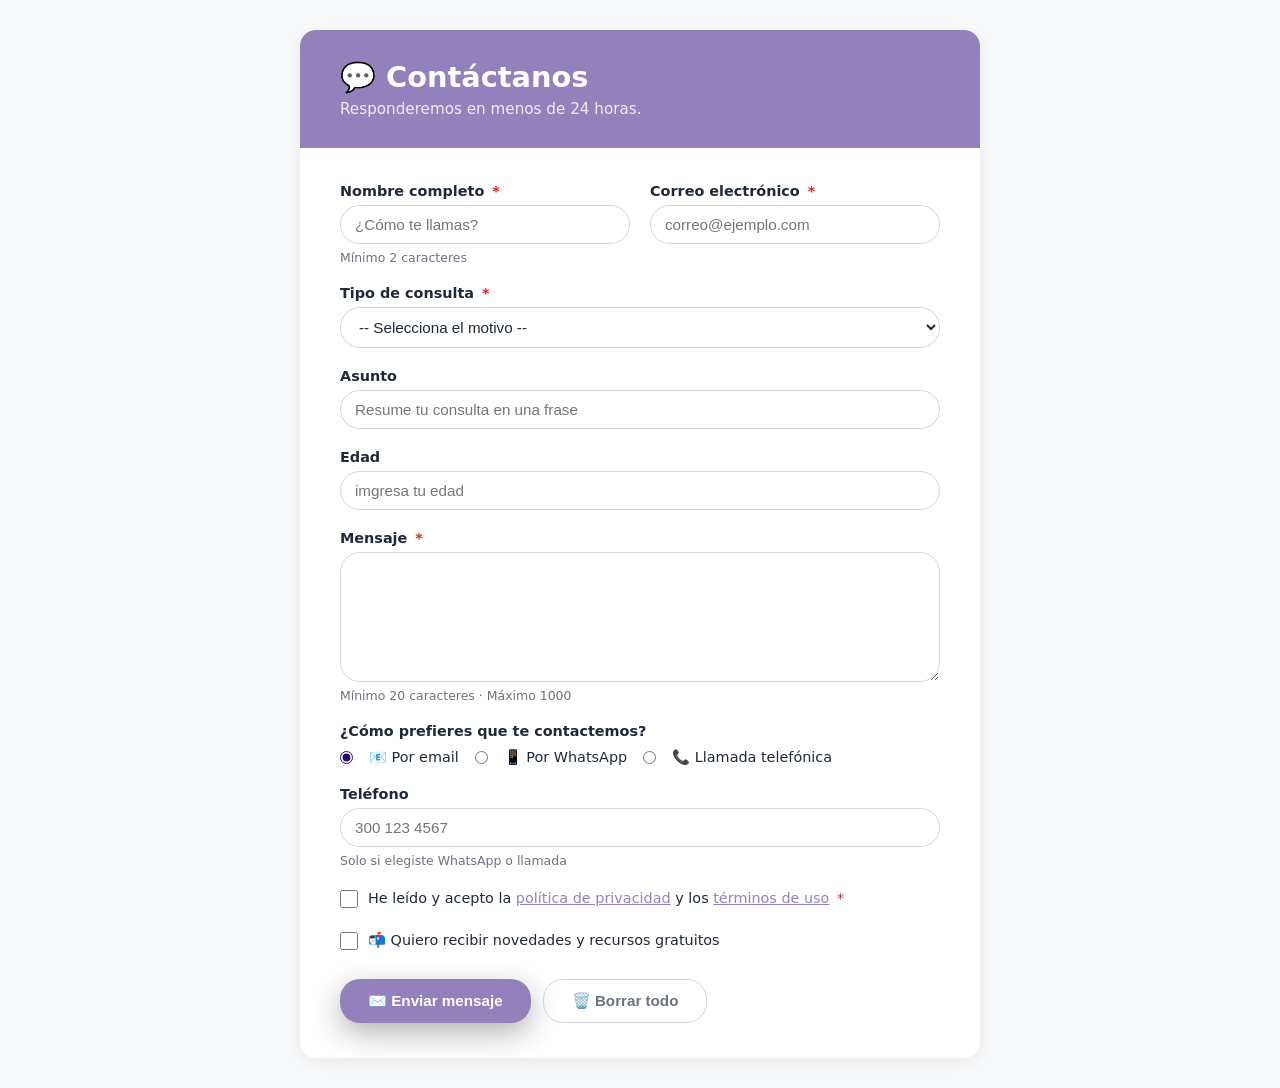
<file: forms_y_estilos/index.html>
<!DOCTYPE html>
<html lang="es">
<head>
  <meta charset="UTF-8">
  <meta name="viewport" content="width=device-width, initial-scale=1.0">
  <title>Contáctanos</title>
  <link rel="stylesheet" href="styles.css">
</head>
<body>

  <main class="contenedor">

    <header class="encabezado">
      <h1>💬 Contáctanos</h1>
      <p>Responderemos en menos de 24 horas.</p>
    </header>

    <form class="formulario-contacto" action="#" method="post" novalidate>

      <!-- Nombre y Email en una fila -->
      <div class="fila-doble">

        <div class="campo">
          <label for="contacto-nombre">
            Nombre completo <span class="obligatorio">*</span>
          </label>
          <input 
            type="text" 
            id="contacto-nombre" 
            name="nombre"
            placeholder="¿Cómo te llamas?"
            required
            autocomplete="name"
            minlength="2"
            maxlength="60">
          <span class="ayuda">Mínimo 2 caracteres</span>
        </div>

        <div class="campo">
          <label for="contacto-email">
            Correo electrónico <span class="obligatorio">*</span>
          </label>
          <input 
            type="email" 
            id="contacto-email" 
            name="email"
            placeholder="correo@ejemplo.com"
            required
            autocomplete="email">
        </div>

      </div>

      <!-- Tipo de consulta -->
      <div class="campo">
        <label for="tipo-consulta">
          Tipo de consulta <span class="obligatorio">*</span>
        </label>
        <select id="tipo-consulta" name="tipo_consulta" required>
          <option value="">-- Selecciona el motivo --</option>
          <optgroup label="Soporte">
            <option value="tecnico">Problema técnico</option>
            <option value="cuenta">Mi cuenta</option>
          </optgroup>
          <optgroup label="Información">
            <option value="precios">Precios y planes</option>
            <option value="servicios">Servicios disponibles</option>
          </optgroup>
          <optgroup label="Otros">
            <option value="sugerencia">Sugerencia o idea</option>
            <option value="otro">Otro motivo</option>
          </optgroup>
        </select>
      </div>

      <!-- Asunto -->
      <div class="campo">
        <label for="asunto">Asunto</label>
        <input 
          type="text" 
          id="asunto" 
          name="asunto"
          placeholder="Resume tu consulta en una frase"
          maxlength="100">
      </div>
      
      <!-- Edad -->
       <div class="campo">
        <label for="edad">Edad</label>
        <input
        type="number"
        id="edad"
        name="edad"
        main="15"
        max="99"
        placeholder="imgresa tu edad"
        required>
       </div>



      <!-- Mensaje -->
      <div class="campo">
        <label for="mensaje">
          Mensaje <span class="obligatorio">*</span>
        </label>
        <textarea 
          id="mensaje" 
          name="mensaje"
          rows="6"
          placeholder="Describe con detalle tu consulta..."
          required
          minlength="20"
          maxlength="1000">
        </textarea>
        <span class="ayuda">Mínimo 20 caracteres · Máximo 1000</span>
      </div>

      <!-- Cómo prefiere ser contactado -->
      <div class="campo">
        <p class="label-grupo">¿Cómo prefieres que te contactemos?</p>

        <div class="opciones-radio">
          <input type="radio" id="via-email" name="via_contacto" value="email" checked>
          <label for="via-email">📧 Por email</label>

          <input type="radio" id="via-whatsapp" name="via_contacto" value="whatsapp">
          <label for="via-whatsapp">📱 Por WhatsApp</label>

          <input type="radio" id="via-llamada" name="via_contacto" value="llamada">
          <label for="via-llamada">📞 Llamada telefónica</label>
        </div>
      </div>

      <!-- Teléfono condicional -->
      <div class="campo" id="campo-telefono">
        <label for="telefono">Teléfono</label>
        <input 
          type="tel" 
          id="telefono" 
          name="telefono"
          placeholder="300 123 4567"
          pattern="[0-9\s\-\+]{7,15}">
        <span class="ayuda">Solo si elegiste WhatsApp o llamada</span>
      </div>

      <!-- Términos y condiciones -->
      <div class="campo campo-check">
        <input type="checkbox" id="terminos" name="terminos" value="acepto" required>
        <label for="terminos">
          He leído y acepto la 
          <a href="#" target="_blank">política de privacidad</a> 
          y los 
          <a href="#" target="_blank">términos de uso</a>
          <span class="obligatorio">*</span>
        </label>
      </div>

      <!-- Suscripción opcional -->
      <div class="campo campo-check">
        <input type="checkbox" id="newsletter" name="newsletter" value="si">
        <label for="newsletter">
          📬 Quiero recibir novedades y recursos gratuitos
        </label>
      </div>

      <!-- Botones de acción -->
      <div class="acciones">
        <button type="submit" class="btn-primario">
          ✉️ Enviar mensaje
        </button>
        <button type="reset" class="btn-secundario">
          🗑️ Borrar todo
        </button>
      </div>

    </form>

  </main>

</body>
</html>
</file>
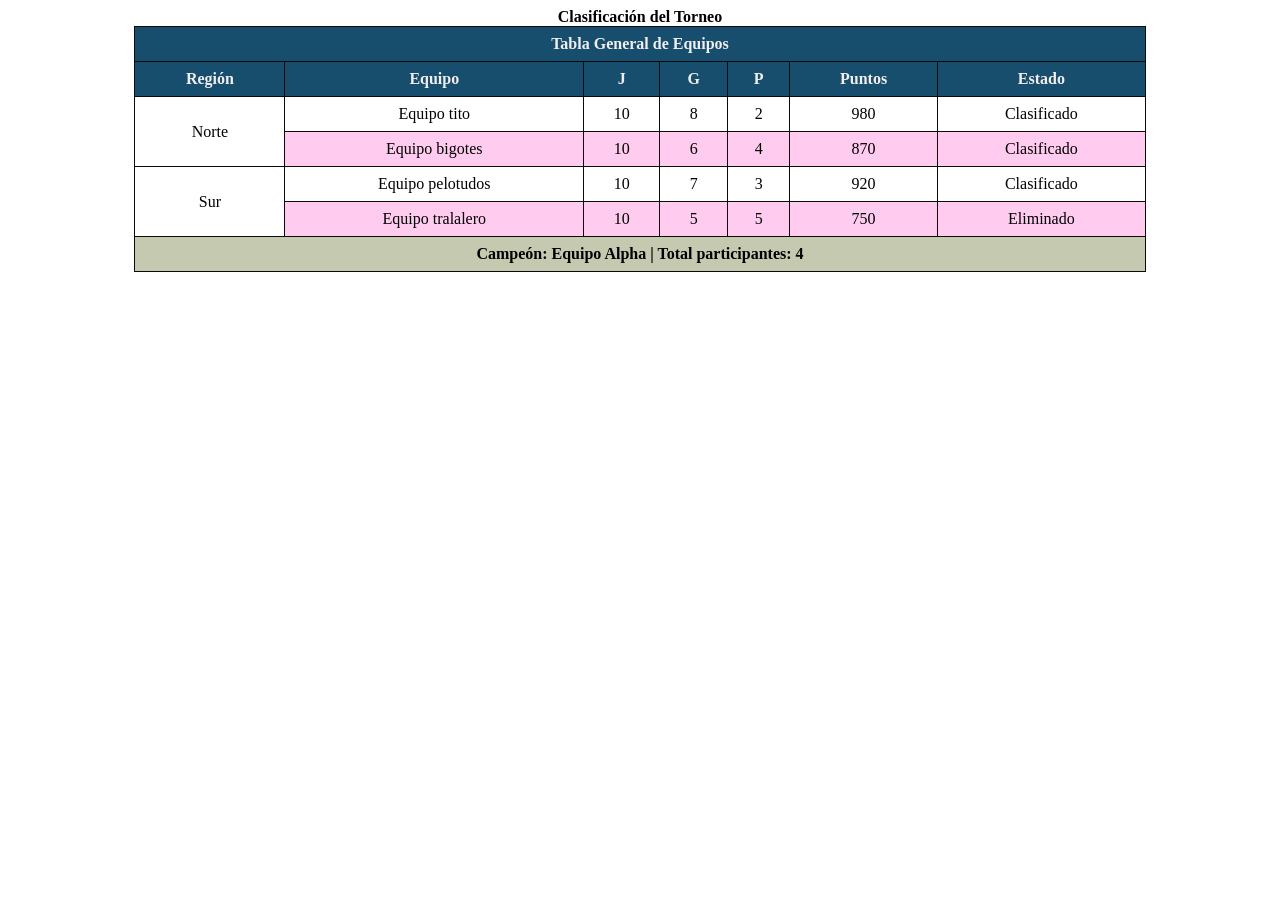
<file: ejercicio_tabla.html>
<!DOCTYPE html>
<html lang="es">
<head>
    <meta charset="UTF-8">
    <title>Torneo de Videojuegos</title>
    <style>
        table {
            border-collapse: collapse;
            width: 80%;
            margin: auto;
        }
        th, td {
            border: 1px solid rgb(10, 10, 10);
            padding: 8px;
            text-align: center;
        }
        thead {
            background-color: #184e6d;
            color: rgb(240, 238, 238);
        }
        tbody tr:nth-child(even) {
            background-color: #ff42c644;
        }
        tfoot {
            background-color: #c4c9af;
            font-weight: bold;
        }
    </style>
</head>
<body>

<table>
    <!-- Título -->
    <caption><strong>Clasificación del Torneo</strong></caption>

    <!-- ENCABEZADO -->
    <thead>
        <tr>
            <th colspan="7">Tabla General de Equipos</th>
        </tr>
        <tr>
            <th>Región</th>
            <th>Equipo</th>
            <th>J</th>
            <th>G</th>
            <th>P</th>
            <th>Puntos</th>
            <th>Estado</th>
        </tr>
    </thead>

    <!-- CUERPO -->
    <tbody>
        <!-- Región Norte -->
        <tr>
            <td rowspan="2">Norte</td>
            <td>Equipo tito</td>
            <td>10</td>
            <td>8</td>
            <td>2</td>
            <td>980</td>
            <td>Clasificado</td>
        </tr>
        <tr>
            <td>Equipo bigotes</td>
            <td>10</td>
            <td>6</td>
            <td>4</td>
            <td>870</td>
            <td>Clasificado</td>
        </tr>

        <!-- Región Sur -->
        <tr>
            <td rowspan="2">Sur</td>
            <td>Equipo pelotudos</td>
            <td>10</td>
            <td>7</td>
            <td>3</td>
            <td>920</td>
            <td>Clasificado</td>
        </tr>
        <tr>
            <td>Equipo tralalero</td>
            <td>10</td>
            <td>5</td>
            <td>5</td>
            <td>750</td>
            <td>Eliminado</td>
        </tr>
    </tbody>

    <!-- PIE -->
    <tfoot>
        <tr>
            <td colspan="7">Campeón: Equipo Alpha | Total participantes: 4</td>
        </tr>
    </tfoot>

</table>

</body>
</html>
</file>
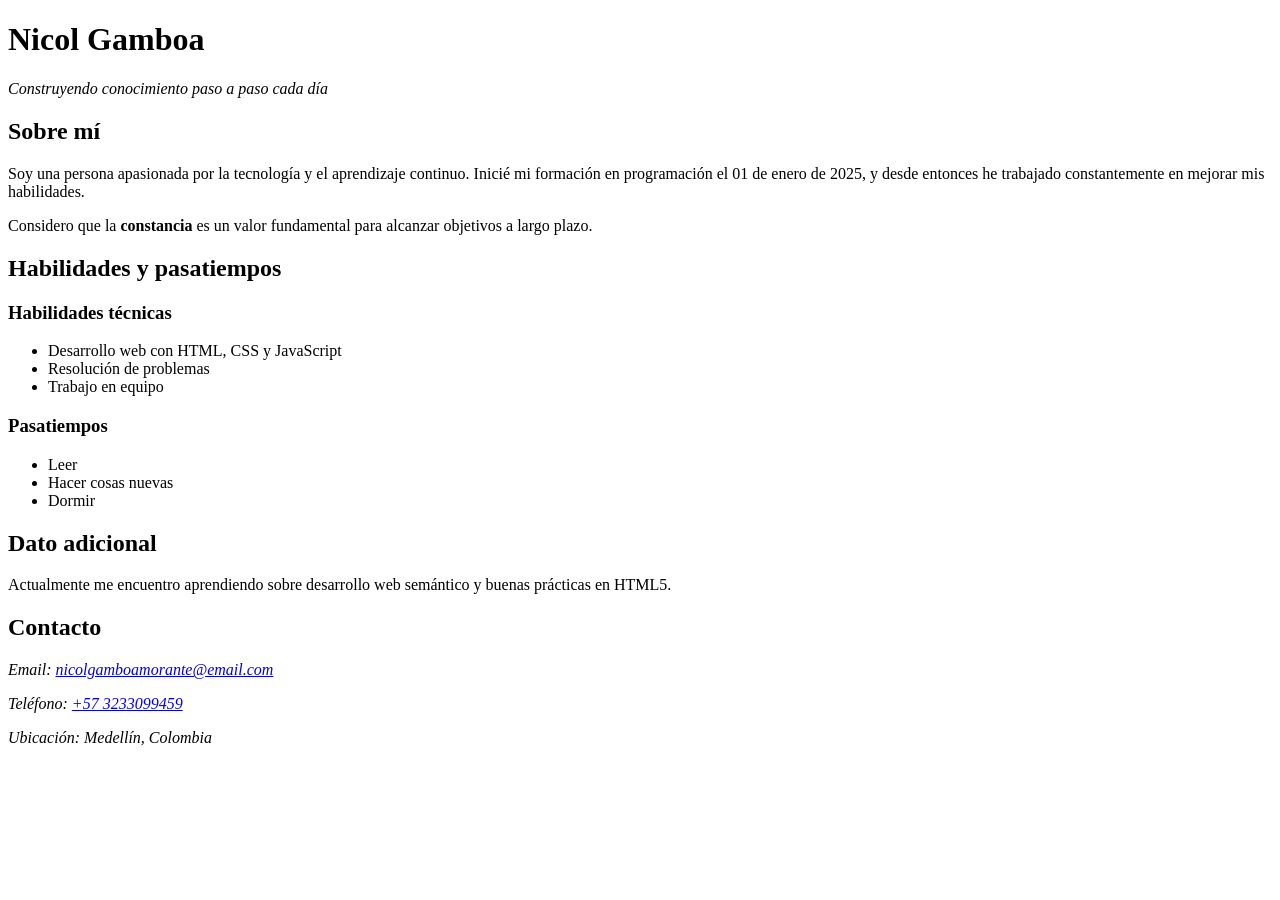
<file: presentacion nicol/presentacion.html>
<!DOCTYPE html>
<html lang="es">
<head>
    <meta charset="UTF-8">
    <meta name="viewport" content="width=device-width, initial-scale=1.0">
    <title>Perfil Personal</title>
</head>
<body>

    <header>
        <h1>Nicol Gamboa</h1>
        <p><em>Construyendo conocimiento paso a paso cada día</em></p>
    </header>

    <main>

        <article>
            <section aria-labelledby="sobre-mi">
                <h2 id="sobre-mi">Sobre mí</h2>
                <p>
                    Soy una persona apasionada por la tecnología y el aprendizaje continuo. 
                    Inicié mi formación en programación el 
                    <time datetime="2025-1-01">01 de enero de 2025</time>, 
                    y desde entonces he trabajado constantemente en mejorar mis habilidades.
                </p>
                <p>
                    Considero que la <strong>constancia</strong> es un valor fundamental 
                    para alcanzar objetivos a largo plazo.
                </p>
            </section>

            <section aria-labelledby="habilidades">
                <h2 id="habilidades">Habilidades y pasatiempos</h2>

                <section>
                    <h3>Habilidades técnicas</h3>
                    <ul>
                        <li>Desarrollo web con HTML, CSS y JavaScript</li>
                        <li>Resolución de problemas</li>
                        <li>Trabajo en equipo</li>
                    </ul>
                </section>

                <section>
                    <h3>Pasatiempos</h3>
                    <ul>
                        <li>Leer</li>
                        <li>Hacer cosas nuevas</li>
                        <li>Dormir</li>
                    </ul>
                </section>

            </section>
        </article>

        <aside>
            <h2>Dato adicional</h2>
            <p>
                Actualmente me encuentro aprendiendo sobre desarrollo web semántico y 
                buenas prácticas en HTML5.
            </p>
        </aside>

    </main>

    <footer>
        <h2>Contacto</h2>
        <address>
            <p>Email: <a href="nicolgamboamorante@email.com">nicolgamboamorante@email.com</a></p>
            <p>Teléfono: <a href="tel:+573233099459">+57 3233099459</a></p>
            <p>Ubicación: Medellín, Colombia</p>
        </address>
    </footer>

</body>
</html>
</file>
<file: forms_y_estilos/styles.css>
/* === Variables y reset básico === */
:root {
  --primario:#2a077a81;
  --primario-oscuro: #1d4ed8;
  --texto: #1f2937;
  --texto-suave: #6b7280;
  --borde: #d1d5db;
  --fondo: #f9fafb;
  --blanco: #ffffff;
  --error: #dc2626;
  --exito: #16a34a;
  --radio: 20px;
  --sombra: 0 4px 20px rgba(0,0,0,0.08);
}

* {
  box-sizing: border-box;
  margin: 0;
  padding: 0;
}

body {
  font-family: 'Segoe UI', system-ui, sans-serif;
  background: var(--fondo);
  color: var(--texto);
  min-height: 100vh;
  display: flex;
  align-items: center;
  justify-content: center;
  padding: 30px 20px;
}

/* === Contenedor principal === */
.contenedor {
  background: var(--blanco);
  border-radius: 16px;
  box-shadow: var(--sombra);
  width: 100%;
  max-width: 680px;
  overflow: hidden;
}

/* === Encabezado === */
.encabezado {
  background: var(--primario);
  color: white;
  padding: 30px 40px;
}

.encabezado h1 {
  font-size: 1.8rem;
  margin-bottom: 6px;
}

.encabezado p {
  opacity: 0.85;
  font-size: 0.95rem;
}

/* === Formulario === */
.formulario-contacto {
  padding: 35px 40px;
  display: flex;
  flex-direction: column;
  gap: 20px;
}

/* === Fila doble (dos campos lado a lado) === */
.fila-doble {
  display: grid;
  grid-template-columns: 1fr 1fr;
  gap: 20px;
}

@media (max-width: 520px) {
  .fila-doble {
    grid-template-columns: 1fr;
  }
  .formulario-contacto {
    padding: 25px 20px;
  }
}

/* === Campos individuales === */
.campo {
  display: flex;
  flex-direction: column;
  gap: 6px;
}

.campo label,
.label-grupo {
  font-weight: 600;
  font-size: 0.9rem;
  color: var(--texto);
}

.obligatorio {
  color: var(--error);
  margin-left: 3px;
}

/* === Inputs, select, textarea === */
input[type="text"],
input[type="email"],
input[type="tel"],
input[type="url"],
input[type="number"],
select,
textarea {
  width: 100%;
  padding: 10px 14px;
  border: 1.5px solid var(--borde);
  border-radius: var(--radio);
  font-size: 0.95rem;
  color: var(--texto);
  background: var(--blanco);
  transition: border-color 0.2s, box-shadow 0.2s;
  outline: none;
}

input:focus,
select:focus,
textarea:focus {
  border-color: var(--primario);
  box-shadow: 0 0 0 3px rgba(37, 99, 235, 0.15);
}

input:invalid:not(:placeholder-shown),
textarea:invalid:not(:placeholder-shown) {
  border-color: var(--error);
}

input:valid:not(:placeholder-shown) {
  border-color: var(--exito);
}

textarea {
  resize: vertical;
  min-height: 130px;
}

select {
  cursor: pointer;
}

/* === Texto de ayuda === */
.ayuda {
  font-size: 0.78rem;
  color: var(--texto-suave);
}

/* === Radios y checkboxes === */
.opciones-radio {
  display: flex;
  flex-wrap: wrap;
  gap: 16px;
  margin-top: 4px;
}

.opciones-radio input[type="radio"] {
  width: auto;
  accent-color: var(--primario);
}

.opciones-radio label {
  font-weight: normal;
  cursor: pointer;
}

.campo-check {
  flex-direction: row;
  align-items: flex-start;
  gap: 10px;
}

.campo-check input[type="checkbox"] {
  width: 18px;
  height: 18px;
  margin-top: 2px;
  accent-color: var(--primario);
  flex-shrink: 0;
  cursor: pointer;
}

.campo-check label {
  font-weight: normal;
  font-size: 0.9rem;
  line-height: 1.5;
  cursor: pointer;
}

.campo-check a {
  color: var(--primario);
  text-decoration: underline;
}

/* === Botones === */
.acciones {
  display: flex;
  gap: 12px;
  margin-top: 8px;
  flex-wrap: wrap;
}

.btn-primario,
.btn-secundario {
  padding: 12px 28px;
  border-radius: var(--radio);
  font-size: 0.95rem;
  font-weight: 600;
  cursor: pointer;
  border: none;
  transition: transform 0.1s, box-shadow 0.2s;
}

.btn-primario {
  background: var(--primario);
  color: white;
  box-shadow: 0 10px 30px rgba(0, 0, 0, 0.3);
}

.btn-primario:hover {
  background: var(--primario-oscuro);
  transform: translateY(-1px);
  box-shadow: 0 15px 40px rgba(0, 0, 0, 0.5);
}

.btn-secundario {
  background: transparent;
  color: var(--texto-suave);
  border: 1.5px solid var(--borde);
}

.btn-secundario:hover {
  background: var(--fondo);
}
</file>
